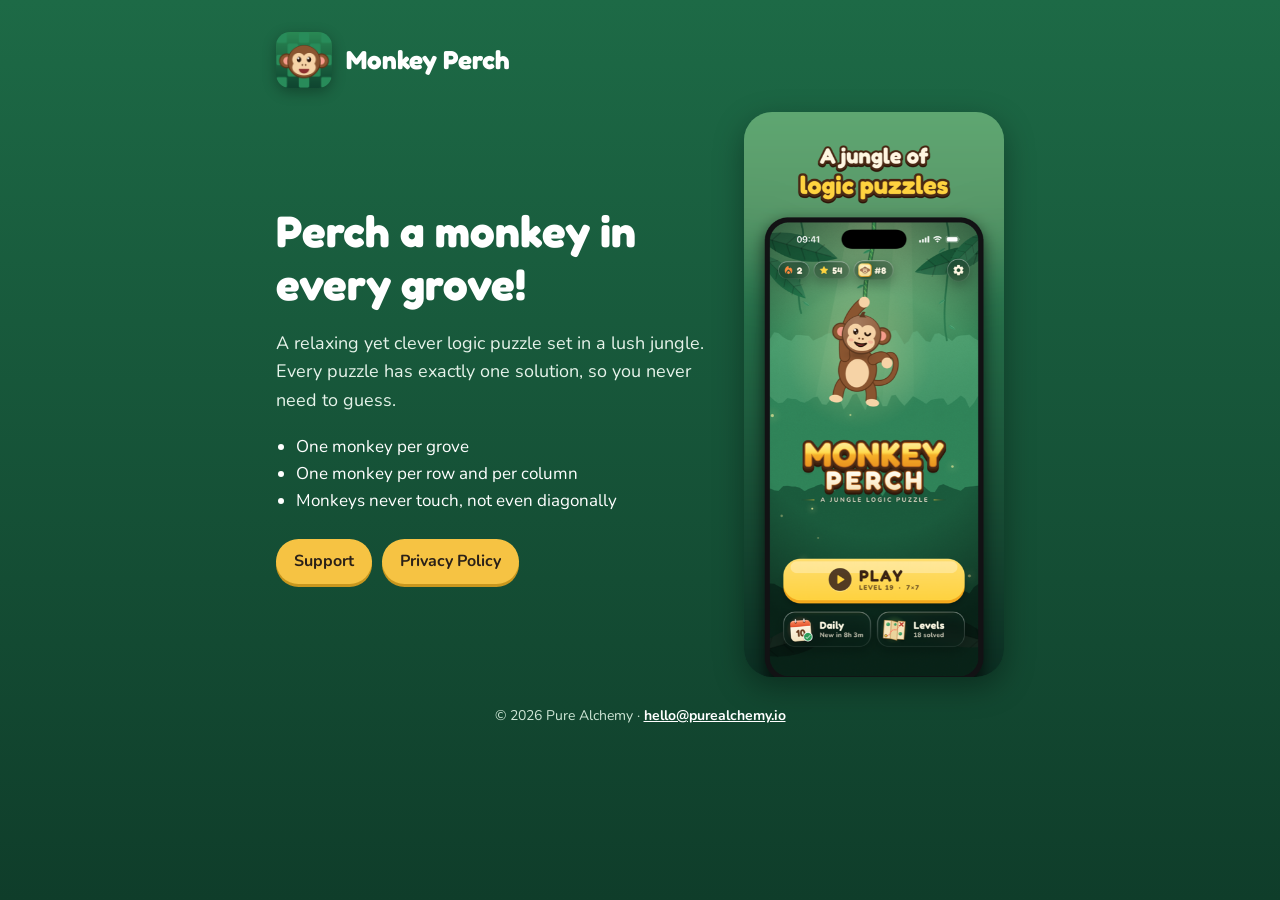
<file: index.html>
<!doctype html>
<html lang="en">
<head>
<meta charset="utf-8">
<meta name="viewport" content="width=device-width, initial-scale=1">
<title>Monkey Perch – Jungle Logic Puzzle</title>
<meta name="description" content="Monkey Perch is a jungle logic puzzle: perch one monkey in every grove, row and column.">
<link rel="icon" href="icon.png">
<link rel="stylesheet" href="style.css">
</head>
<body>
<div class="wrap">
  <header class="top"><img src="icon.png" alt=""><span>Monkey Perch</span></header>
  <section class="hero">
    <div>
      <h1>Perch a monkey in every grove!</h1>
      <p>A relaxing yet clever logic puzzle set in a lush jungle. Every puzzle has exactly one solution, so you never need to guess.</p>
      <ul class="rules">
        <li>One monkey per grove</li>
        <li>One monkey per row and per column</li>
        <li>Monkeys never touch, not even diagonally</li>
      </ul>
      <nav class="links">
        <a href="support.html">Support</a>
        <a href="privacy.html">Privacy Policy</a>
      </nav>
    </div>
    <img class="shot" src="shot.png" alt="Monkey Perch home screen">
  </section>
  <footer>© 2026 Pure Alchemy · <a href="mailto:hello@purealchemy.io">hello@purealchemy.io</a></footer>
</div>
</body>
</html>
</file>
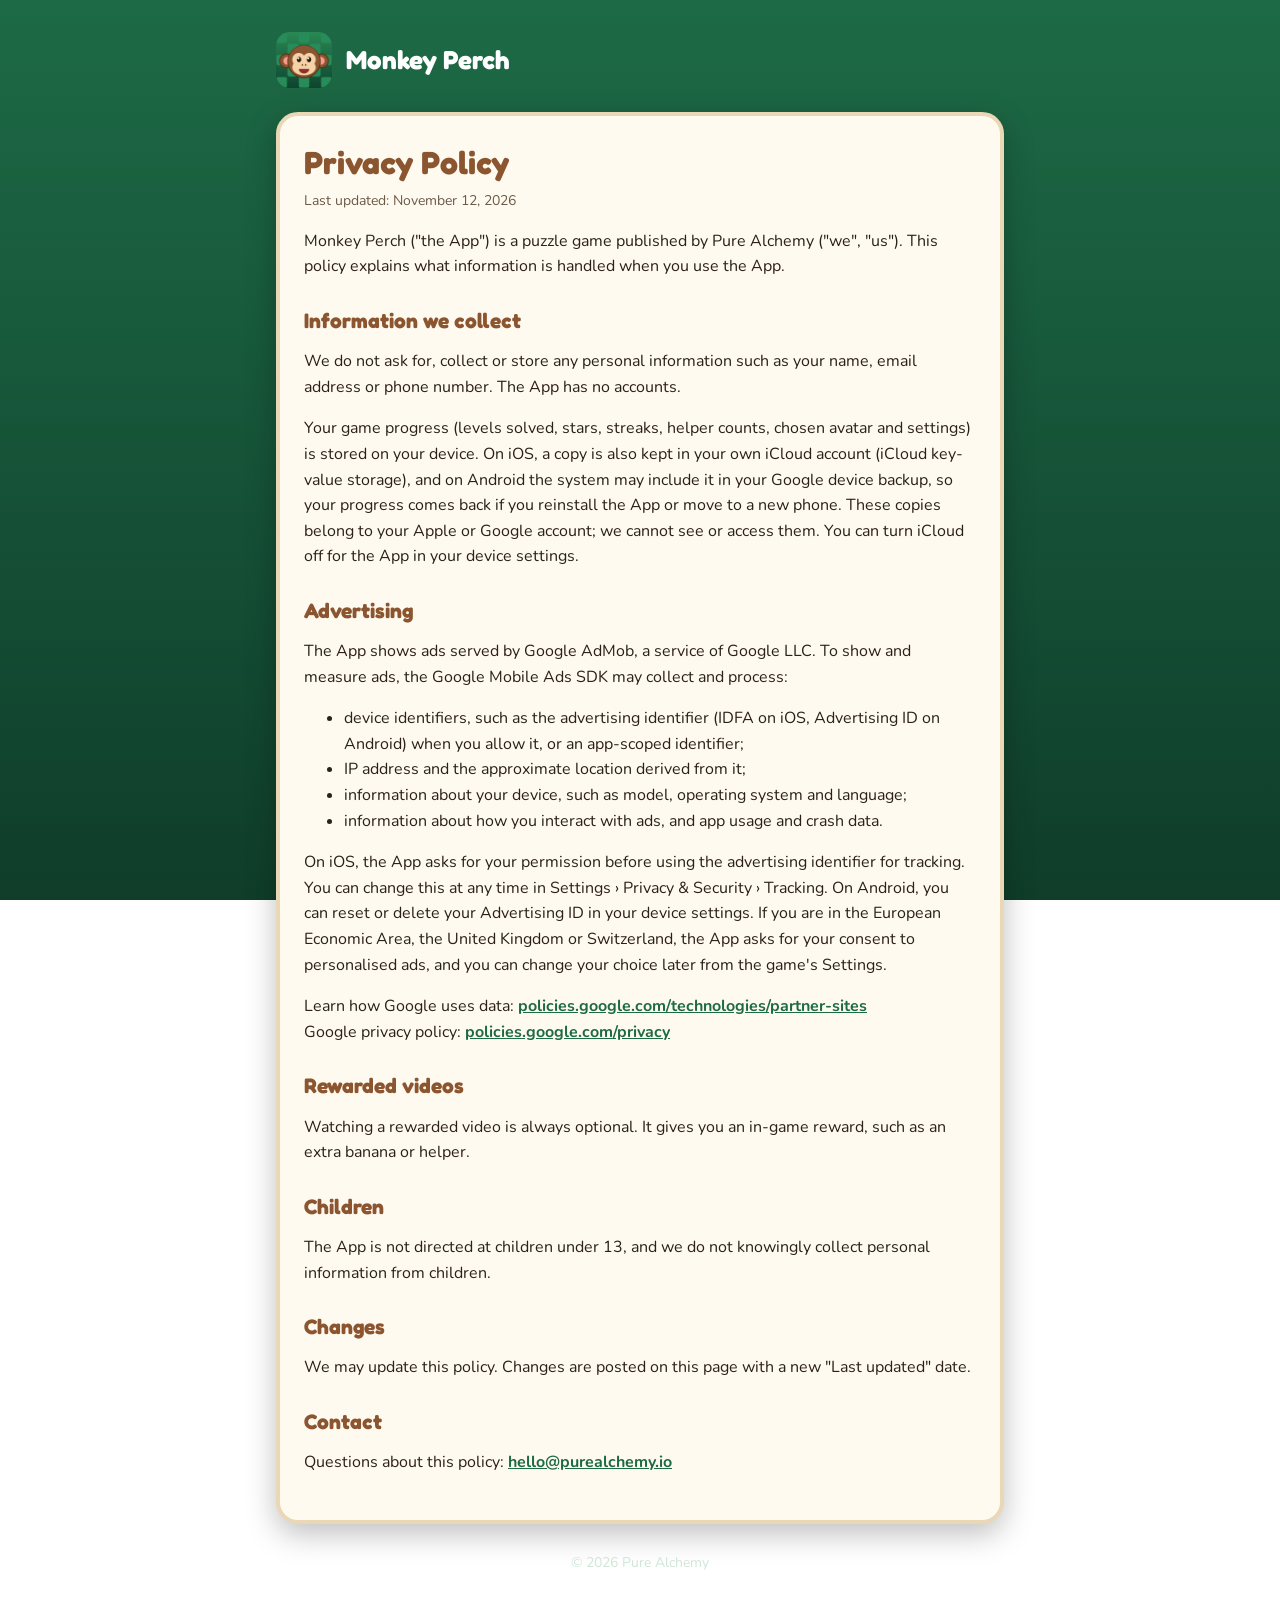
<file: privacy.html>
<!doctype html>
<html lang="en">
<head>
<meta charset="utf-8">
<meta name="viewport" content="width=device-width, initial-scale=1">
<title>Monkey Perch Privacy Policy</title>
<link rel="icon" href="icon.png">
<link rel="stylesheet" href="style.css">
</head>
<body>
<div class="wrap">
  <a href="./" style="display:flex;align-items:center;gap:14px;color:#fff;text-decoration:none;margin-bottom:24px"><img src="icon.png" alt="" style="width:56px;height:56px;border-radius:14px"><span style="font-family:Fredoka,sans-serif;font-weight:700;font-size:26px">Monkey Perch</span></a>
  <div class="card">
    <h1>Privacy Policy</h1>
    <p class="meta">Last updated: November 12, 2026</p>
    <p>Monkey Perch ("the App") is a puzzle game published by Pure Alchemy ("we", "us"). This policy explains what information is handled when you use the App.</p>

    <h2>Information we collect</h2>
    <p>We do not ask for, collect or store any personal information such as your name, email address or phone number. The App has no accounts.</p>
    <p>Your game progress (levels solved, stars, streaks, helper counts, chosen avatar and settings) is stored on your device. On iOS, a copy is also kept in your own iCloud account (iCloud key-value storage), and on Android the system may include it in your Google device backup, so your progress comes back if you reinstall the App or move to a new phone. These copies belong to your Apple or Google account; we cannot see or access them. You can turn iCloud off for the App in your device settings.</p>

    <h2>Advertising</h2>
    <p>The App shows ads served by Google AdMob, a service of Google LLC. To show and measure ads, the Google Mobile Ads SDK may collect and process:</p>
    <ul>
      <li>device identifiers, such as the advertising identifier (IDFA on iOS, Advertising ID on Android) when you allow it, or an app-scoped identifier;</li>
      <li>IP address and the approximate location derived from it;</li>
      <li>information about your device, such as model, operating system and language;</li>
      <li>information about how you interact with ads, and app usage and crash data.</li>
    </ul>
    <p>On iOS, the App asks for your permission before using the advertising identifier for tracking. You can change this at any time in Settings › Privacy &amp; Security › Tracking. On Android, you can reset or delete your Advertising ID in your device settings. If you are in the European Economic Area, the United Kingdom or Switzerland, the App asks for your consent to personalised ads, and you can change your choice later from the game's Settings.</p>
    <p>Learn how Google uses data: <a href="https://policies.google.com/technologies/partner-sites">policies.google.com/technologies/partner-sites</a><br>
    Google privacy policy: <a href="https://policies.google.com/privacy">policies.google.com/privacy</a></p>

    <h2>Rewarded videos</h2>
    <p>Watching a rewarded video is always optional. It gives you an in-game reward, such as an extra banana or helper.</p>

    <h2>Children</h2>
    <p>The App is not directed at children under 13, and we do not knowingly collect personal information from children.</p>

    <h2>Changes</h2>
    <p>We may update this policy. Changes are posted on this page with a new "Last updated" date.</p>

    <h2>Contact</h2>
    <p>Questions about this policy: <a href="mailto:hello@purealchemy.io">hello@purealchemy.io</a></p>
  </div>
  <footer>© 2026 Pure Alchemy</footer>
</div>
</body>
</html>
</file>
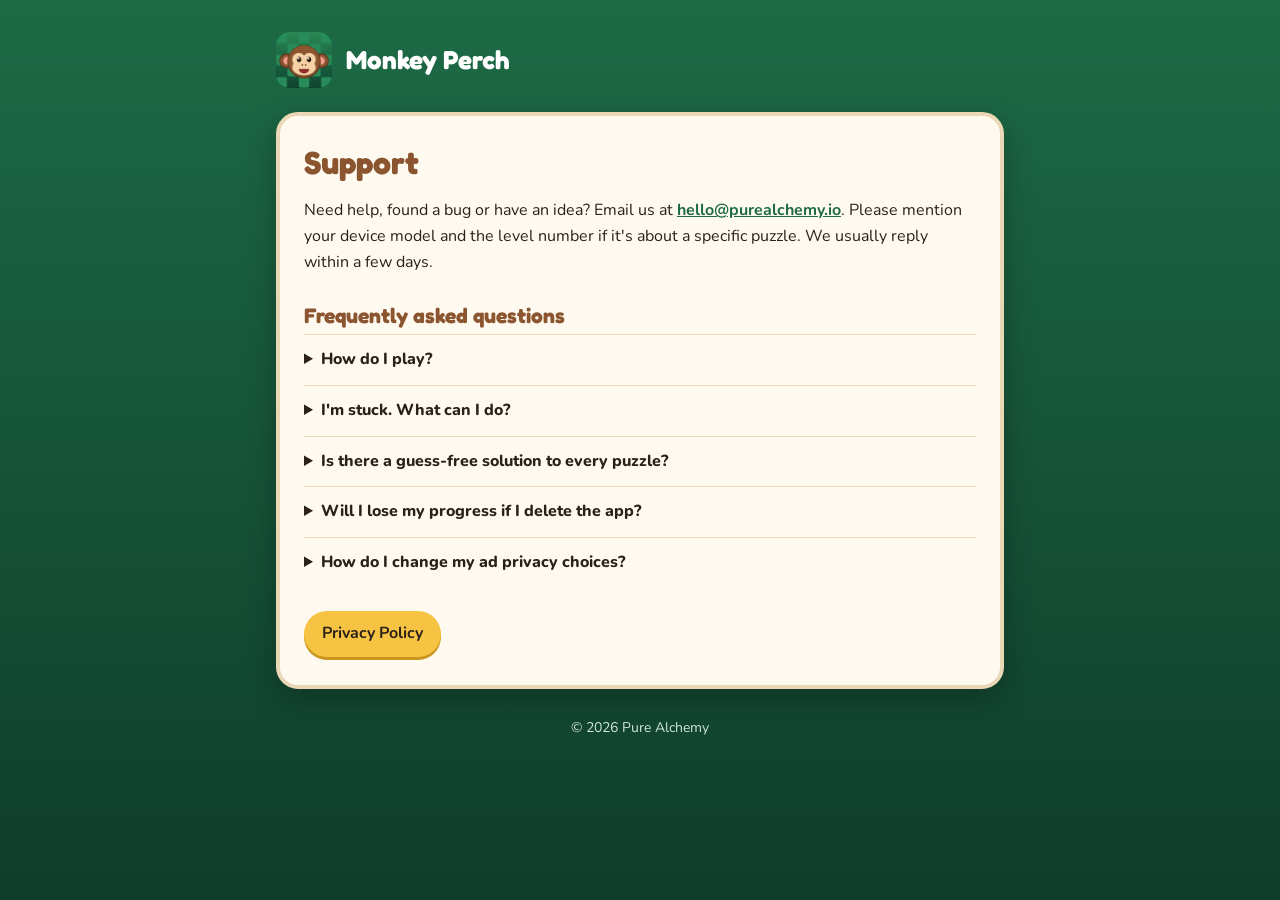
<file: support.html>
<!doctype html>
<html lang="en">
<head>
<meta charset="utf-8">
<meta name="viewport" content="width=device-width, initial-scale=1">
<title>Monkey Perch Support</title>
<link rel="icon" href="icon.png">
<link rel="stylesheet" href="style.css">
</head>
<body>
<div class="wrap">
  <a class="top" href="./" style="display:flex;align-items:center;gap:14px;color:#fff;text-decoration:none;margin-bottom:24px"><img src="icon.png" alt="" style="width:56px;height:56px;border-radius:14px"><span style="font-family:Fredoka,sans-serif;font-weight:700;font-size:26px">Monkey Perch</span></a>
  <div class="card">
    <h1>Support</h1>
    <p>Need help, found a bug or have an idea? Email us at <a href="mailto:hello@purealchemy.io">hello@purealchemy.io</a>. Please mention your device model and the level number if it's about a specific puzzle. We usually reply within a few days.</p>

    <h2>Frequently asked questions</h2>
    <details>
      <summary>How do I play?</summary>
      <p>Place exactly one monkey in every coloured grove, one in every row and one in every column. Monkeys may never touch each other, not even diagonally. Tap once to mark a spot with an X (tap again to clear it), double-tap to perch a monkey, and drag to mark many spots at once. You can replay the guided tutorial from Settings.</p>
    </details>
    <details>
      <summary>I'm stuck. What can I do?</summary>
      <p>Use a helper: Bright Idea shows the next logical step and explains why, Parrot Marker crosses out impossible spots, and Monkey Drop places one monkey correctly. You earn helpers from the daily reward and Streak Chests.</p>
    </details>
    <details>
      <summary>Is there a guess-free solution to every puzzle?</summary>
      <p>Yes. Every puzzle has exactly one solution that can be reached with logic alone.</p>
    </details>
    <details>
      <summary>Will I lose my progress if I delete the app?</summary>
      <p>Your progress is saved on your device and backed up to your own iCloud (iOS) or Google device backup (Android). If you reinstall the app on the same account, your levels, streaks and helpers come back.</p>
    </details>
    <details>
      <summary>How do I change my ad privacy choices?</summary>
      <p>On iPhone, go to Settings › Privacy &amp; Security › Tracking. If you're in the EEA, the UK or Switzerland, open Settings in the game and tap "Privacy &amp; ad choices".</p>
    </details>

    <nav class="links"><a href="privacy.html">Privacy Policy</a></nav>
  </div>
  <footer>© 2026 Pure Alchemy</footer>
</div>
</body>
</html>
</file>
<file: style.css>
@import url('https://fonts.googleapis.com/css2?family=Fredoka:wght@500;700&family=Nunito:wght@400;600;800&display=swap');

:root {
  --bg: #0f3d2a;
  --bg2: #1d6a46;
  --card: #fffaf0;
  --ink: #2b2118;
  --muted: #6b5a48;
  --gold: #f6c343;
  --brown: #8b5530;
  --link: #1d6a46;
}

* { box-sizing: border-box; }

body {
  margin: 0;
  font-family: 'Nunito', system-ui, sans-serif;
  color: var(--ink);
  background: linear-gradient(180deg, var(--bg2), var(--bg)) fixed;
  min-height: 100vh;
  line-height: 1.6;
}

a { color: var(--link); font-weight: 700; }

.wrap { max-width: 760px; margin: 0 auto; padding: 32px 16px 48px; }

header.top {
  display: flex; align-items: center; gap: 14px;
  color: #fff; text-decoration: none; margin-bottom: 24px;
}
header.top img { width: 56px; height: 56px; border-radius: 14px; box-shadow: 0 4px 14px rgba(0,0,0,.3); }
header.top span { font-family: 'Fredoka', sans-serif; font-weight: 700; font-size: 26px; }

.card {
  background: var(--card);
  border-radius: 22px;
  padding: 28px 24px;
  box-shadow: 0 10px 30px rgba(0,0,0,.25);
  border: 4px solid #e9d7b5;
}

h1, h2 { font-family: 'Fredoka', sans-serif; color: var(--brown); line-height: 1.2; }
h1 { font-size: 32px; margin: 0 0 8px; }
h2 { font-size: 21px; margin: 28px 0 6px; }
.meta { color: var(--muted); font-size: 14px; margin-top: 0; }

nav.links { display: flex; flex-wrap: wrap; gap: 10px; margin-top: 24px; }
nav.links a {
  background: var(--gold); color: var(--ink); text-decoration: none;
  padding: 10px 18px; border-radius: 999px; box-shadow: 0 3px 0 #c9971e;
}

footer { color: #cfe6d6; font-size: 14px; text-align: center; margin-top: 28px; }
footer a { color: #fff; }

.hero { display: grid; grid-template-columns: 1fr 260px; gap: 28px; align-items: center; }
.hero img.shot { width: 100%; border-radius: 28px; box-shadow: 0 10px 30px rgba(0,0,0,.35); }
.hero h1 { color: #fff; font-size: 44px; }
.hero p { color: #e6f3ea; font-size: 18px; }
.rules { color: #fff; padding-left: 20px; font-size: 17px; }

details { border-top: 1px solid #ead9bb; padding: 12px 0; }
details summary { cursor: pointer; font-weight: 800; }

@media (max-width: 640px) {
  .hero { grid-template-columns: 1fr; }
  .hero img.shot { max-width: 260px; margin: 0 auto; display: block; }
  .hero h1 { font-size: 36px; }
}
</file>
